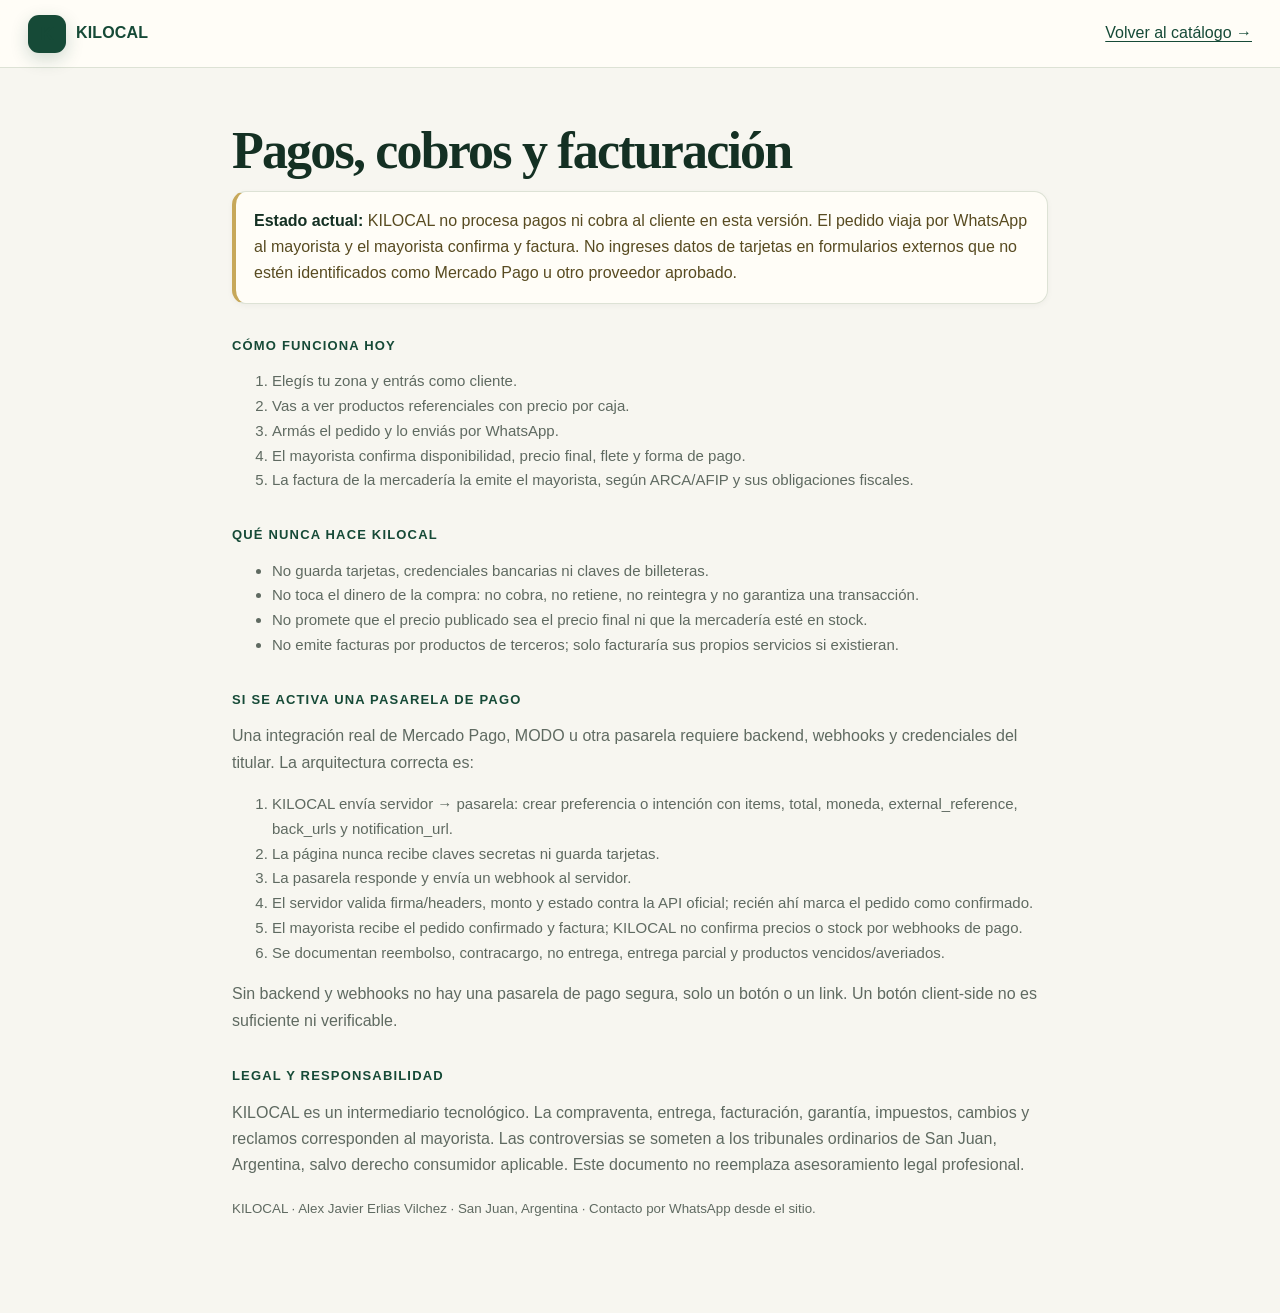
<file: pagos.html>
<!doctype html><html lang="es"><head><meta charset="utf-8"><meta name="viewport" content="width=device-width,initial-scale=1"><title>KILOCAL — Pagos, cobros y facturación</title><meta name="description" content="Cómo se pagan los pedidos en KILOCAL y cuáles son las reglas si se activa una pasarela de pago."><link rel="stylesheet" href="legal.css"></head><body><header><a class="brand" href="https://alex451-bip.github.io/kilocal/"><span class="brand-mark" aria-hidden="true">K</span><span>KILO<span>CAL</span></span></a><a href="https://alex451-bip.github.io/kilocal/">Volver al catálogo →</a></header><main><h1>Pagos, cobros y facturación</h1><div class="notice"><strong>Estado actual:</strong> KILOCAL no procesa pagos ni cobra al cliente en esta versión. El pedido viaja por WhatsApp al mayorista y el mayorista confirma y factura. No ingreses datos de tarjetas en formularios externos que no estén identificados como Mercado Pago u otro proveedor aprobado.</div>
<h2>Cómo funciona hoy</h2><ol><li>Elegís tu zona y entrás como cliente.</li><li>Vas a ver productos referenciales con precio por caja.</li><li>Armás el pedido y lo enviás por WhatsApp.</li><li>El mayorista confirma disponibilidad, precio final, flete y forma de pago.</li><li>La factura de la mercadería la emite el mayorista, según ARCA/AFIP y sus obligaciones fiscales.</li></ol>
<h2>Qué nunca hace KILOCAL</h2><ul><li>No guarda tarjetas, credenciales bancarias ni claves de billeteras.</li><li>No toca el dinero de la compra: no cobra, no retiene, no reintegra y no garantiza una transacción.</li><li>No promete que el precio publicado sea el precio final ni que la mercadería esté en stock.</li><li>No emite facturas por productos de terceros; solo facturaría sus propios servicios si existieran.</li></ul>
<h2>Si se activa una pasarela de pago</h2><p>Una integración real de Mercado Pago, MODO u otra pasarela requiere backend, webhooks y credenciales del titular. La arquitectura correcta es:</p><ol><li>KILOCAL envía servidor → pasarela: crear preferencia o intención con items, total, moneda, external_reference, back_urls y notification_url.</li><li>La página nunca recibe claves secretas ni guarda tarjetas.</li><li>La pasarela responde y envía un webhook al servidor.</li><li>El servidor valida firma/headers, monto y estado contra la API oficial; recién ahí marca el pedido como confirmado.</li><li>El mayorista recibe el pedido confirmado y factura; KILOCAL no confirma precios o stock por webhooks de pago.</li><li>Se documentan reembolso, contracargo, no entrega, entrega parcial y productos vencidos/averiados.</li></ol>
<p>Sin backend y webhooks no hay una pasarela de pago segura, solo un botón o un link. Un botón client-side no es suficiente ni verificable.</p>
<h2>Legal y responsabilidad</h2><p>KILOCAL es un intermediario tecnológico. La compraventa, entrega, facturación, garantía, impuestos, cambios y reclamos corresponden al mayorista. Las controversias se someten a los tribunales ordinarios de San Juan, Argentina, salvo derecho consumidor aplicable. Este documento no reemplaza asesoramiento legal profesional.</p>
<p><small>KILOCAL · Alex Javier Erlias Vilchez · San Juan, Argentina · Contacto por WhatsApp desde el sitio.</small></p></main></body></html>
</file>
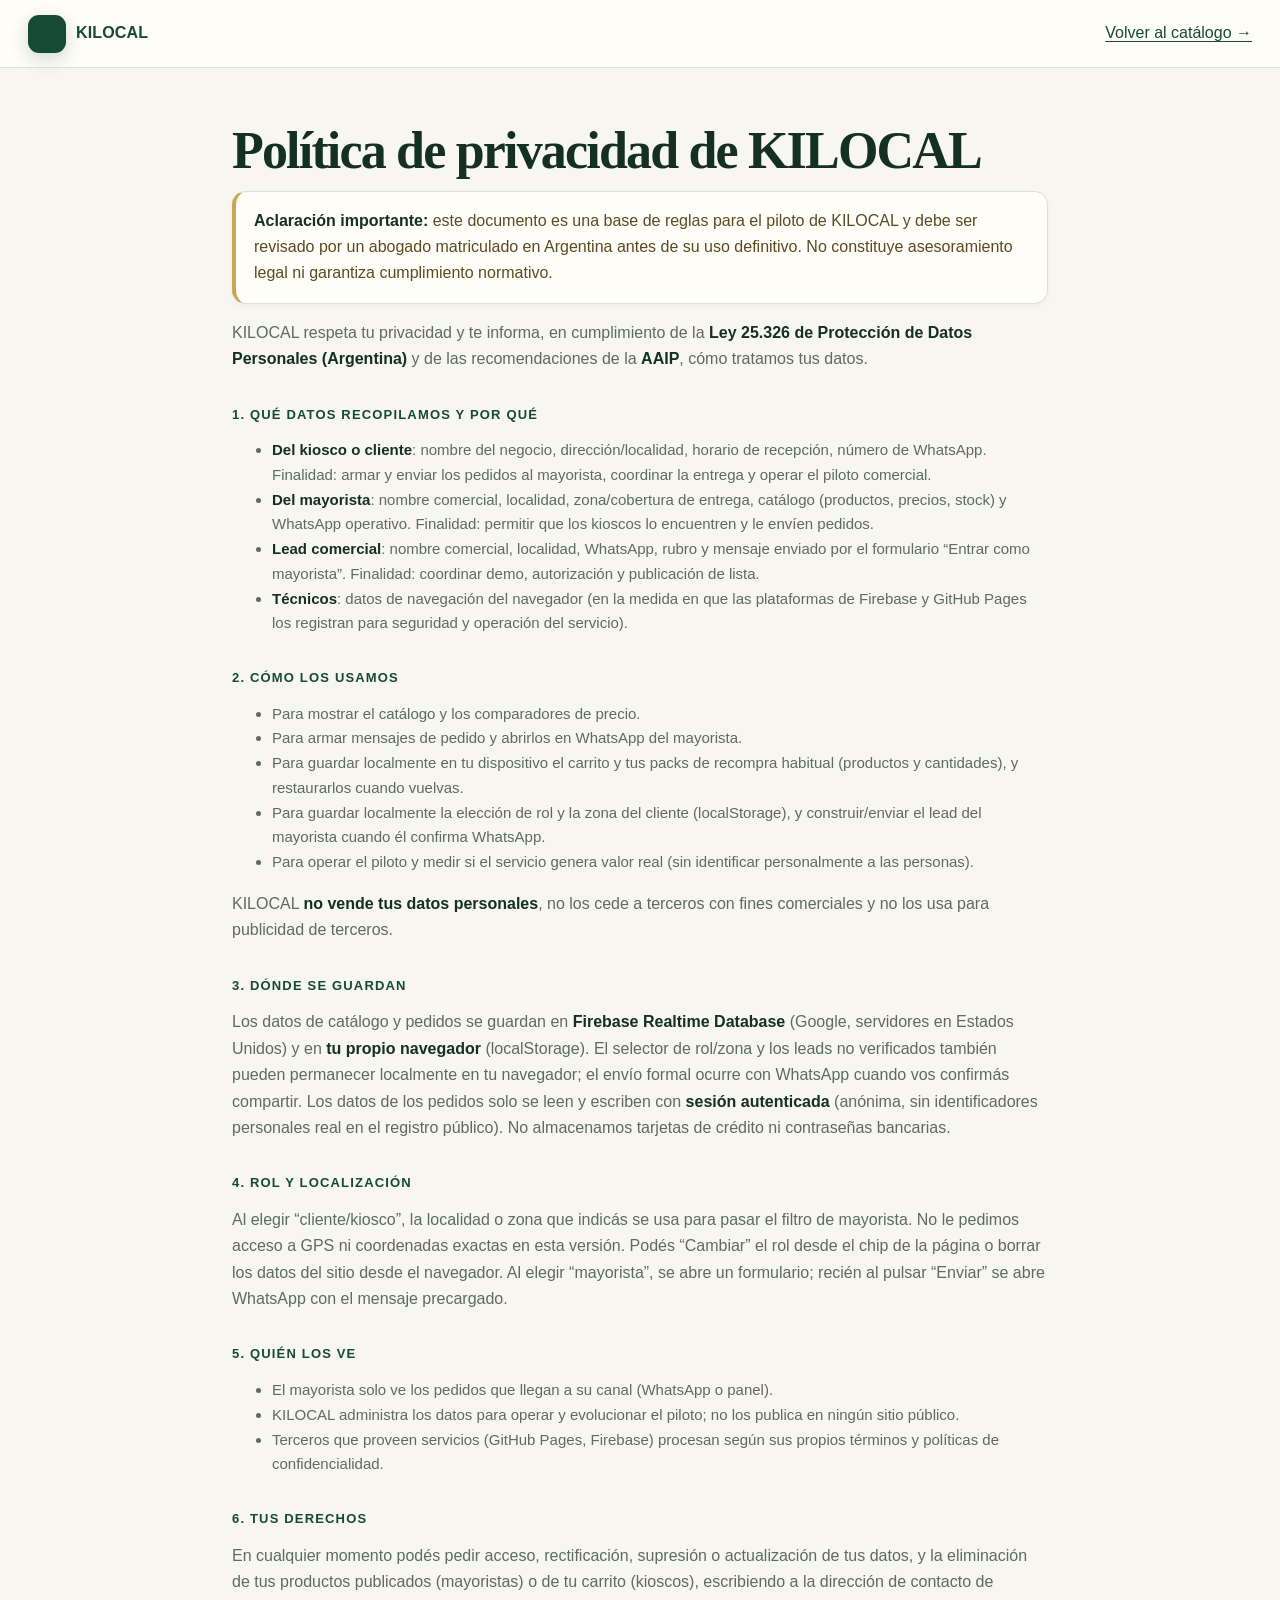
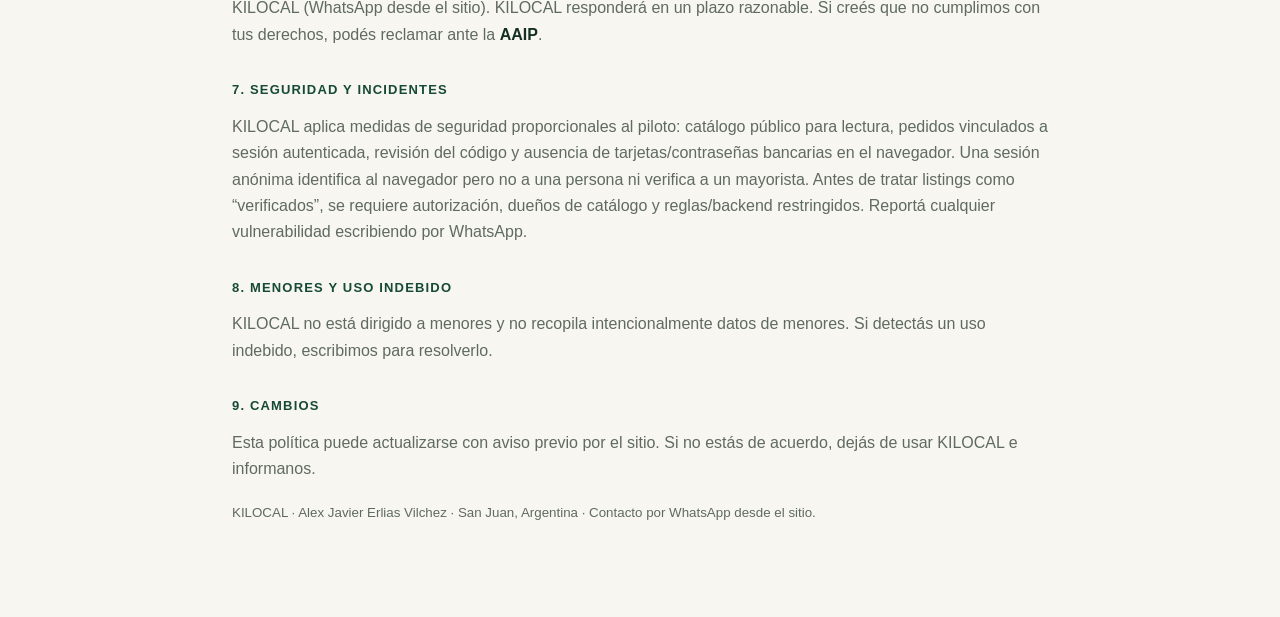
<file: privacidad.html>
<!doctype html>
<html lang="es">
<head>
<meta charset="utf-8">
<meta name="viewport" content="width=device-width, initial-scale=1">
<meta name="theme-color" content="#F7F6F0">
<link rel="icon" href="data:image/svg+xml,%3Csvg xmlns=%27http://www.w3.org/2000/svg%27 viewBox=%270 0 64 64%27%3E%3Crect width=%2764%27 height=%2764%27 rx=%2714%27 fill=%27%23164A37%27/%3E%3Cpath fill=%27none%27 d=%27M18 18L32 46 46 18%27 stroke=%27%23FFFDF7%27 stroke-width=%276%27 stroke-linecap=%27round%27 stroke-linejoin=%27round%27/%3E%3C/svg%3E">
<title>KILOCAL — Política de privacidad</title>
<meta name="description" content="Cómo KILOCAL trata tus datos personales: finalidades, conservación y derechos (Ley 25.326, Argentina).">
<link rel="stylesheet" href="legal.css">
</head>
<body>
<header><a class="brand" href="https://alex451-bip.github.io/kilocal/"><span class="brand-mark" aria-hidden="true">K</span><span>KILO<span>CAL</span></span></a><a href="https://alex451-bip.github.io/kilocal/">Volver al catálogo →</a></header>
<main>
  <h1>Política de privacidad de KILOCAL</h1>
  <div class="notice"><strong>Aclaración importante:</strong> este documento es una base de reglas para el piloto de KILOCAL y debe ser revisado por un abogado matriculado en Argentina antes de su uso definitivo. No constituye asesoramiento legal ni garantiza cumplimiento normativo.</div>
  <p>KILOCAL respeta tu privacidad y te informa, en cumplimiento de la <strong>Ley 25.326 de Protección de Datos Personales (Argentina)</strong> y de las recomendaciones de la <strong>AAIP</strong>, cómo tratamos tus datos.</p>

  <h2>1. Qué datos recopilamos y por qué</h2>
  <ul>
    <li><strong>Del kiosco o cliente</strong>: nombre del negocio, dirección/localidad, horario de recepción, número de WhatsApp. Finalidad: armar y enviar los pedidos al mayorista, coordinar la entrega y operar el piloto comercial.</li>
    <li><strong>Del mayorista</strong>: nombre comercial, localidad, zona/cobertura de entrega, catálogo (productos, precios, stock) y WhatsApp operativo. Finalidad: permitir que los kioscos lo encuentren y le envíen pedidos.</li>
    <li><strong>Lead comercial</strong>: nombre comercial, localidad, WhatsApp, rubro y mensaje enviado por el formulario “Entrar como mayorista”. Finalidad: coordinar demo, autorización y publicación de lista.</li>
    <li><strong>Técnicos</strong>: datos de navegación del navegador (en la medida en que las plataformas de Firebase y GitHub Pages los registran para seguridad y operación del servicio).</li>
  </ul>

  <h2>2. Cómo los usamos</h2>
  <ul>
    <li>Para mostrar el catálogo y los comparadores de precio.</li>
    <li>Para armar mensajes de pedido y abrirlos en WhatsApp del mayorista.</li>
    <li>Para guardar localmente en tu dispositivo el carrito y tus packs de recompra habitual (productos y cantidades), y restaurarlos cuando vuelvas.</li>
    <li>Para guardar localmente la elección de rol y la zona del cliente (localStorage), y construir/enviar el lead del mayorista cuando él confirma WhatsApp.</li>
    <li>Para operar el piloto y medir si el servicio genera valor real (sin identificar personalmente a las personas).</li>
  </ul>
  <p>KILOCAL <strong>no vende tus datos personales</strong>, no los cede a terceros con fines comerciales y no los usa para publicidad de terceros.</p>

  <h2>3. Dónde se guardan</h2>
  <p>Los datos de catálogo y pedidos se guardan en <strong>Firebase Realtime Database</strong> (Google, servidores en Estados Unidos) y en <strong>tu propio navegador</strong> (localStorage). El selector de rol/zona y los leads no verificados también pueden permanecer localmente en tu navegador; el envío formal ocurre con WhatsApp cuando vos confirmás compartir. Los datos de los pedidos solo se leen y escriben con <strong>sesión autenticada</strong> (anónima, sin identificadores personales real en el registro público). No almacenamos tarjetas de crédito ni contraseñas bancarias.</p>

  <h2>4. Rol y localización</h2>
  <p>Al elegir “cliente/kiosco”, la localidad o zona que indicás se usa para pasar el filtro de mayorista. No le pedimos acceso a GPS ni coordenadas exactas en esta versión. Podés “Cambiar” el rol desde el chip de la página o borrar los datos del sitio desde el navegador. Al elegir “mayorista”, se abre un formulario; recién al pulsar “Enviar” se abre WhatsApp con el mensaje precargado.</p>

  <h2>5. Quién los ve</h2>
  <ul>
    <li>El mayorista solo ve los pedidos que llegan a su canal (WhatsApp o panel).</li>
    <li>KILOCAL administra los datos para operar y evolucionar el piloto; no los publica en ningún sitio público.</li>
    <li>Terceros que proveen servicios (GitHub Pages, Firebase) procesan según sus propios términos y políticas de confidencialidad.</li>
  </ul>

  <h2>6. Tus derechos</h2>
  <p>En cualquier momento podés pedir acceso, rectificación, supresión o actualización de tus datos, y la eliminación de tus productos publicados (mayoristas) o de tu carrito (kioscos), escribiendo a la dirección de contacto de KILOCAL (WhatsApp desde el sitio). KILOCAL responderá en un plazo razonable. Si creés que no cumplimos con tus derechos, podés reclamar ante la <strong>AAIP</strong>.</p>

  <h2>7. Seguridad y incidentes</h2>
  <p>KILOCAL aplica medidas de seguridad proporcionales al piloto: catálogo público para lectura, pedidos vinculados a sesión autenticada, revisión del código y ausencia de tarjetas/contraseñas bancarias en el navegador. Una sesión anónima identifica al navegador pero no a una persona ni verifica a un mayorista. Antes de tratar listings como “verificados”, se requiere autorización, dueños de catálogo y reglas/backend restringidos. Reportá cualquier vulnerabilidad escribiendo por WhatsApp.</p>

  <h2>8. Menores y uso indebido</h2>
  <p>KILOCAL no está dirigido a menores y no recopila intencionalmente datos de menores. Si detectás un uso indebido, escribimos para resolverlo.</p>

  <h2>9. Cambios</h2>
  <p>Esta política puede actualizarse con aviso previo por el sitio. Si no estás de acuerdo, dejás de usar KILOCAL e informanos.</p>

  <p><small>KILOCAL · Alex Javier Erlias Vilchez · San Juan, Argentina · Contacto por WhatsApp desde el sitio.</small></p>
</main>
</body>
</html>
</file>
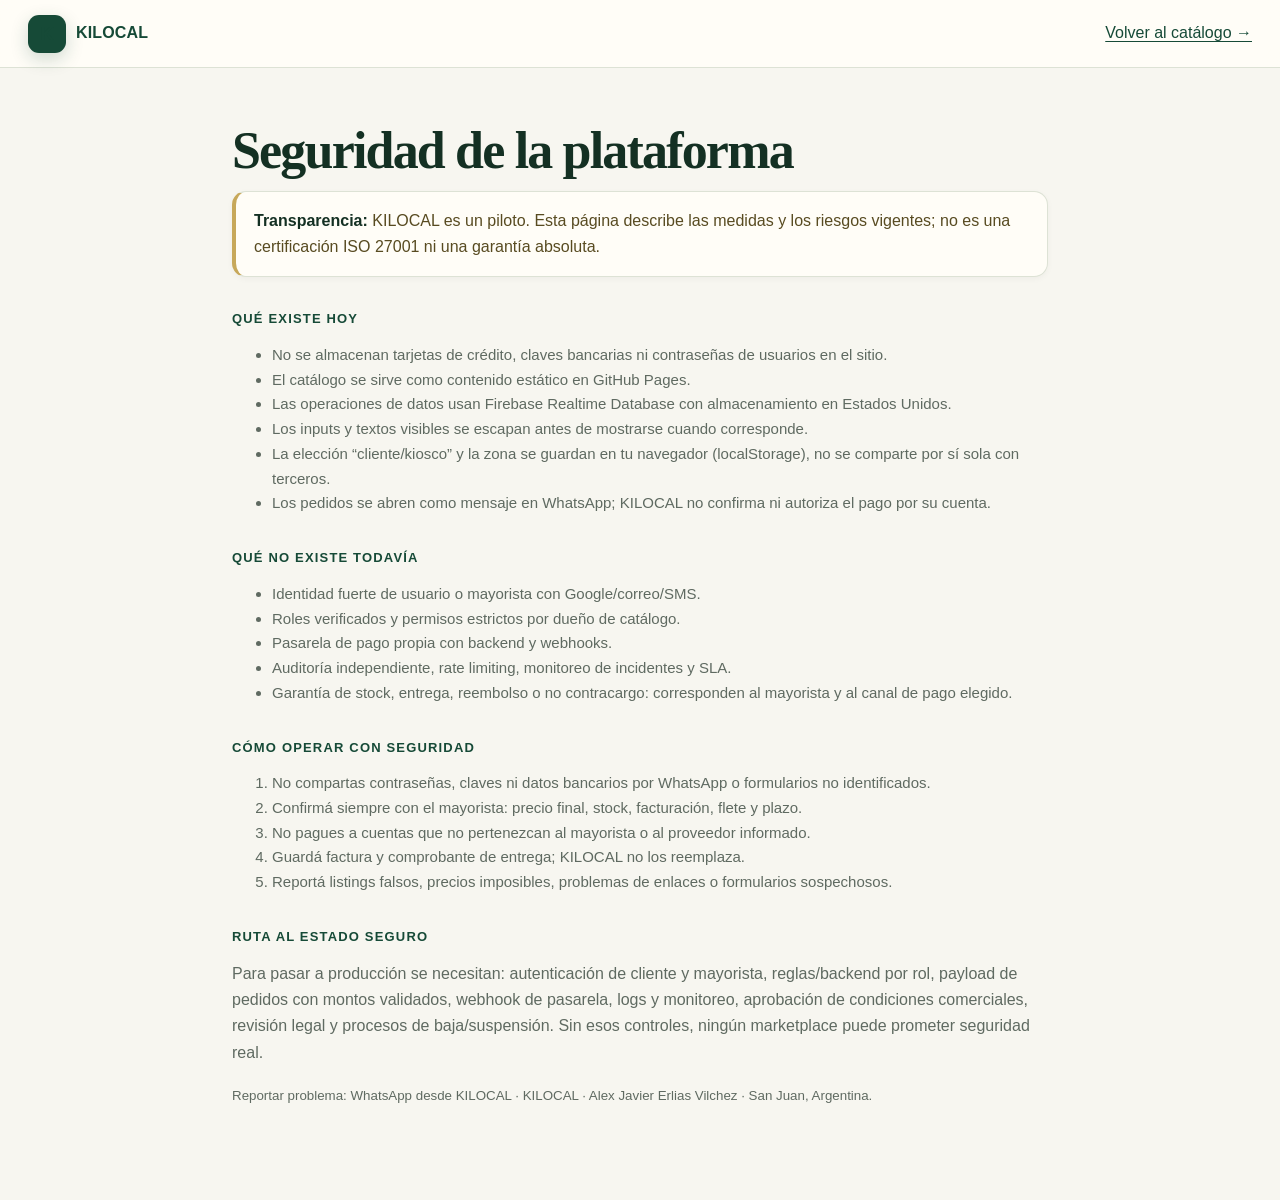
<file: seguridad.html>
<!doctype html><html lang="es"><head><meta charset="utf-8"><meta name="viewport" content="width=device-width,initial-scale=1"><title>KILOCAL — Seguridad de la plataforma</title><meta name="description" content="Qué seguridad tiene KILOCAL hoy, qué riesgos quedan y cómo reportar un problema."><link rel="stylesheet" href="legal.css"></head><body><header><a class="brand" href="https://alex451-bip.github.io/kilocal/"><span class="brand-mark" aria-hidden="true">K</span><span>KILO<span>CAL</span></span></a><a href="https://alex451-bip.github.io/kilocal/">Volver al catálogo →</a></header><main><h1>Seguridad de la plataforma</h1><div class="notice"><strong>Transparencia:</strong> KILOCAL es un piloto. Esta página describe las medidas y los riesgos vigentes; no es una certificación ISO 27001 ni una garantía absoluta.</div>
<h2>Qué existe hoy</h2><ul><li>No se almacenan tarjetas de crédito, claves bancarias ni contraseñas de usuarios en el sitio.</li><li>El catálogo se sirve como contenido estático en GitHub Pages.</li><li>Las operaciones de datos usan Firebase Realtime Database con almacenamiento en Estados Unidos.</li><li>Los inputs y textos visibles se escapan antes de mostrarse cuando corresponde.</li><li>La elección “cliente/kiosco” y la zona se guardan en tu navegador (localStorage), no se comparte por sí sola con terceros.</li><li>Los pedidos se abren como mensaje en WhatsApp; KILOCAL no confirma ni autoriza el pago por su cuenta.</li></ul>
<h2>Qué NO existe todavía</h2><ul><li>Identidad fuerte de usuario o mayorista con Google/correo/SMS.</li><li>Roles verificados y permisos estrictos por dueño de catálogo.</li><li>Pasarela de pago propia con backend y webhooks.</li><li>Auditoría independiente, rate limiting, monitoreo de incidentes y SLA.</li><li>Garantía de stock, entrega, reembolso o no contracargo: corresponden al mayorista y al canal de pago elegido.</li></ul>
<h2>Cómo operar con seguridad</h2><ol><li>No compartas contraseñas, claves ni datos bancarios por WhatsApp o formularios no identificados.</li><li>Confirmá siempre con el mayorista: precio final, stock, facturación, flete y plazo.</li><li>No pagues a cuentas que no pertenezcan al mayorista o al proveedor informado.</li><li>Guardá factura y comprobante de entrega; KILOCAL no los reemplaza.</li><li>Reportá listings falsos, precios imposibles, problemas de enlaces o formularios sospechosos.</li></ol>
<h2>Ruta al estado seguro</h2><p>Para pasar a producción se necesitan: autenticación de cliente y mayorista, reglas/backend por rol, payload de pedidos con montos validados, webhook de pasarela, logs y monitoreo, aprobación de condiciones comerciales, revisión legal y procesos de baja/suspensión. Sin esos controles, ningún marketplace puede prometer seguridad real.</p>
<p><small>Reportar problema: WhatsApp desde KILOCAL · KILOCAL · Alex Javier Erlias Vilchez · San Juan, Argentina.</small></p></main></body></html>
</file>
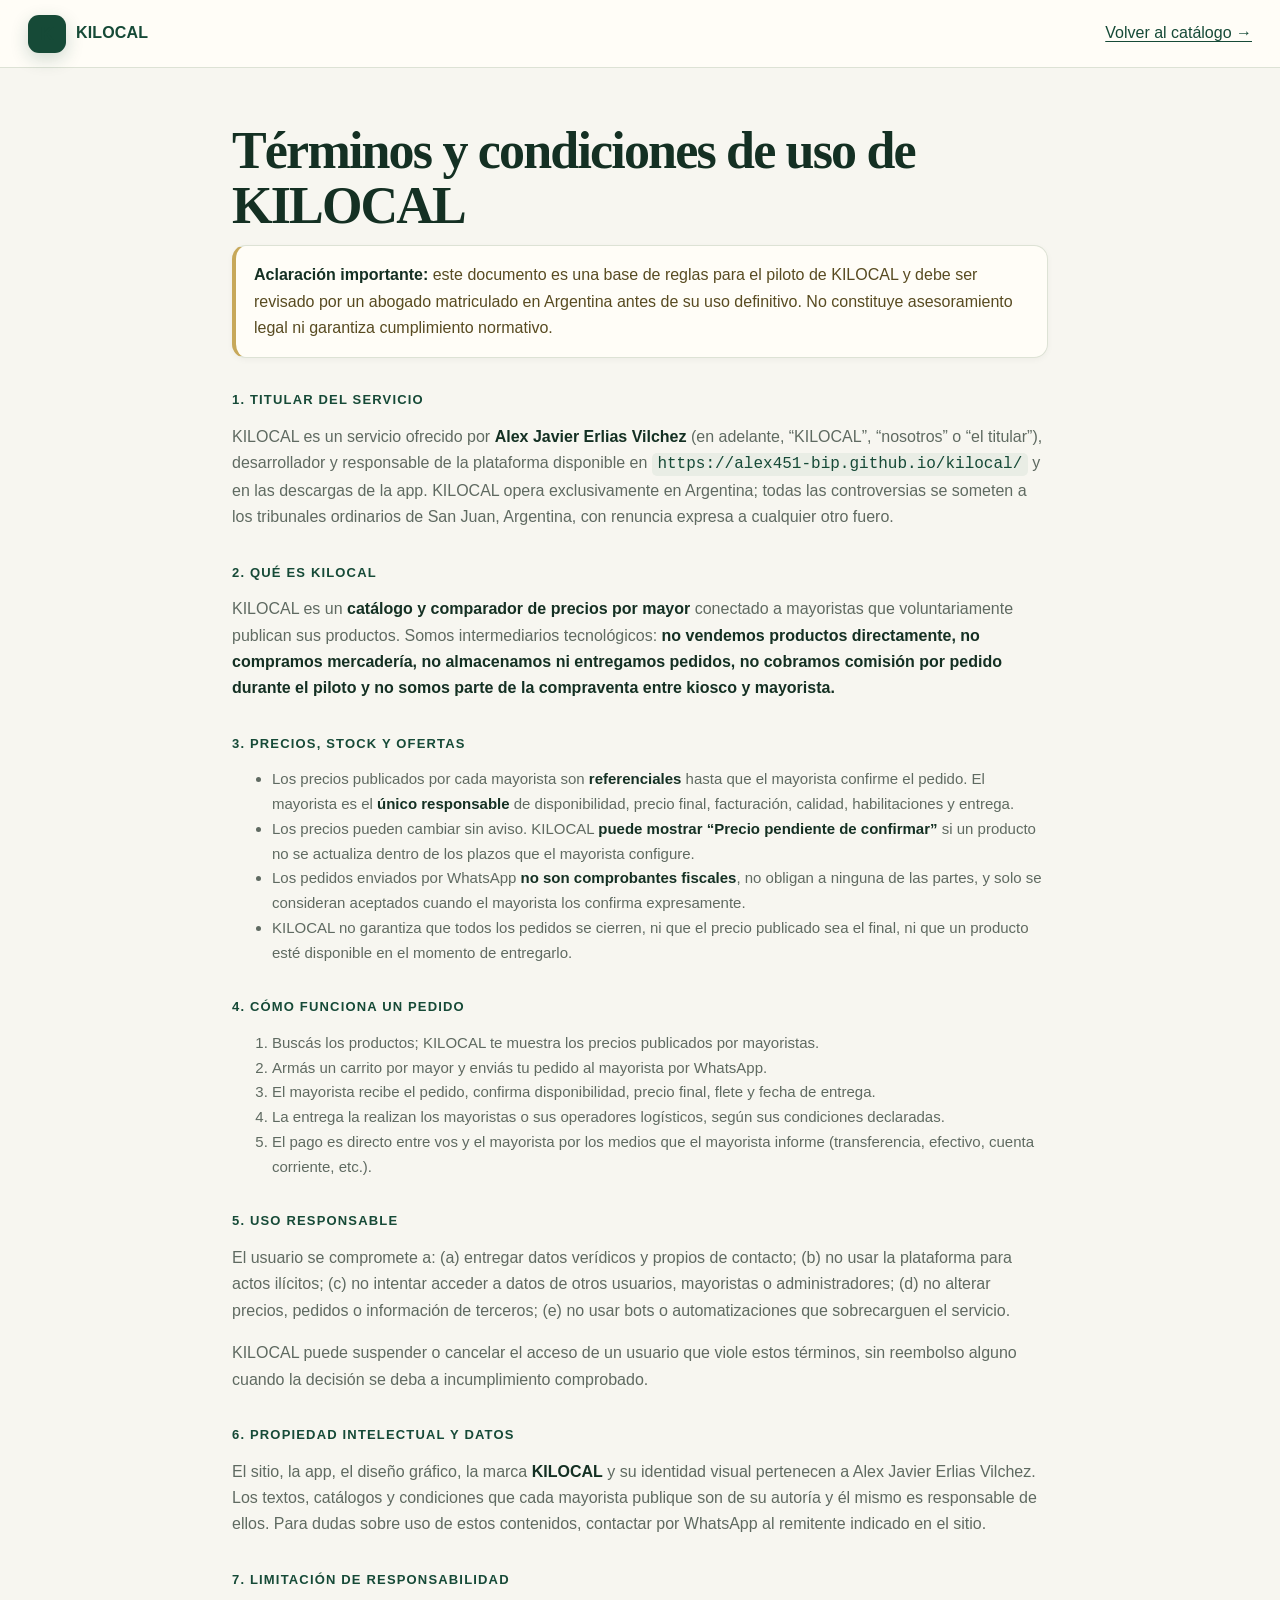
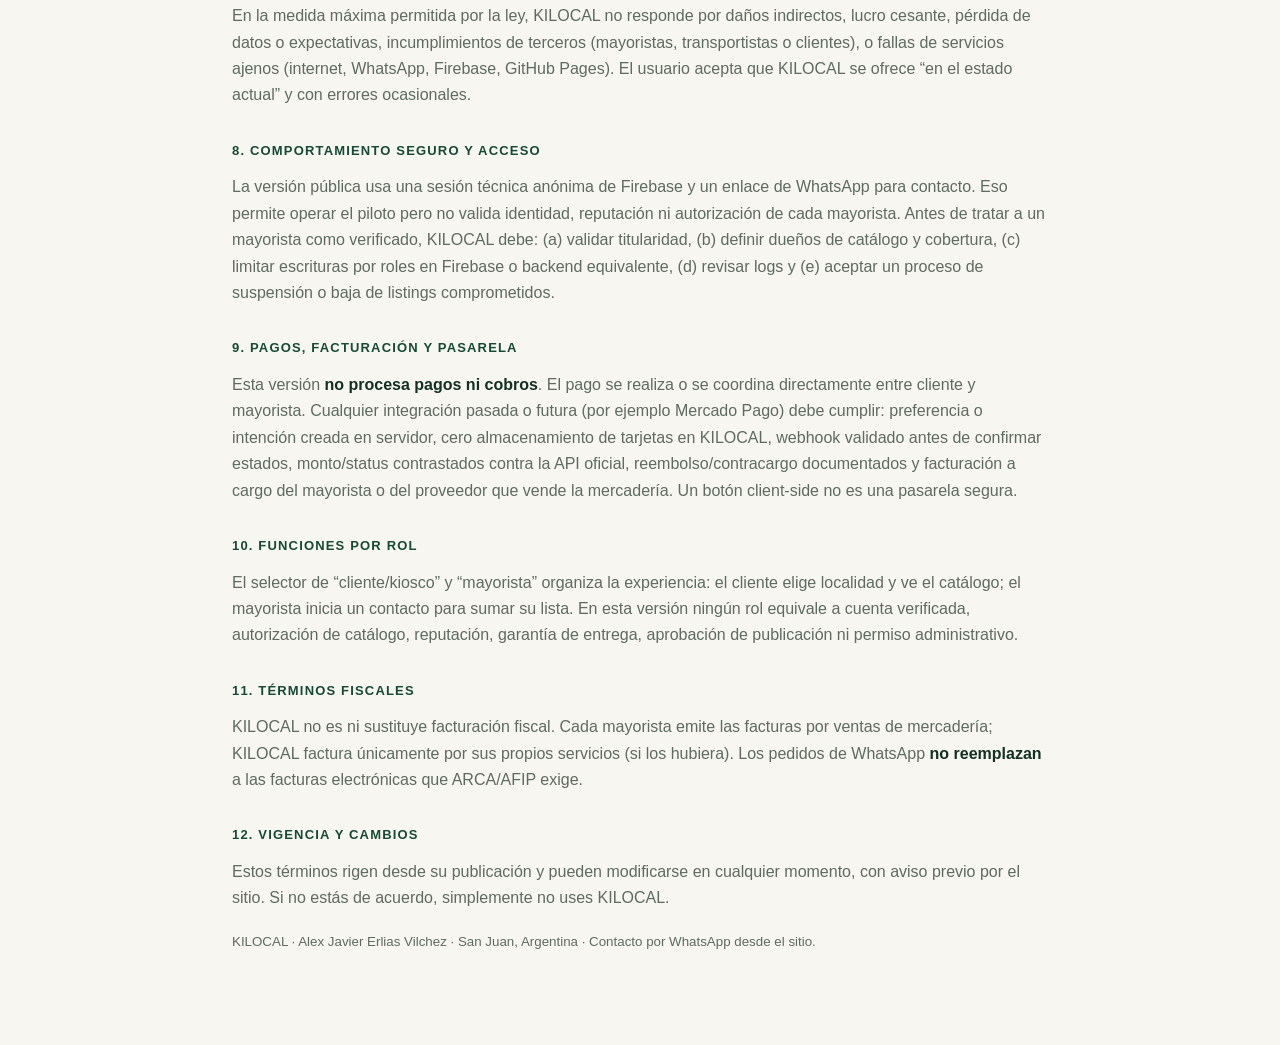
<file: terminos.html>
<!doctype html>
<html lang="es">
<head>
<meta charset="utf-8">
<meta name="viewport" content="width=device-width, initial-scale=1">
<meta name="theme-color" content="#F7F6F0">
<link rel="icon" href="data:image/svg+xml,%3Csvg xmlns=%27http://www.w3.org/2000/svg%27 viewBox=%270 0 64 64%27%3E%3Crect width=%2764%27 height=%2764%27 rx=%2714%27 fill=%27%23164A37%27/%3E%3Cpath fill=%27none%27 d=%27M18 18L32 46 46 18%27 stroke=%27%23FFFDF7%27 stroke-width=%276%27 stroke-linecap=%27round%27 stroke-linejoin=%27round%27/%3E%3C/svg%3E">
<title>KILOCAL — Términos y condiciones de uso</title>
<meta name="description" content="Términos y condiciones del uso de KILOCAL, marketplace mayorista para kioscos y almacenes en Argentina.">
<link rel="stylesheet" href="legal.css">
</head>
<body>
<header><a class="brand" href="https://alex451-bip.github.io/kilocal/"><span class="brand-mark" aria-hidden="true">K</span><span>KILO<span>CAL</span></span></a><a href="https://alex451-bip.github.io/kilocal/">Volver al catálogo →</a></header>
<main>
  <h1>Términos y condiciones de uso de KILOCAL</h1>
  <div class="notice"><strong>Aclaración importante:</strong> este documento es una base de reglas para el piloto de KILOCAL y debe ser revisado por un abogado matriculado en Argentina antes de su uso definitivo. No constituye asesoramiento legal ni garantiza cumplimiento normativo.</div>

  <h2>1. Titular del servicio</h2>
  <p>KILOCAL es un servicio ofrecido por <strong>Alex Javier Erlias Vilchez</strong> (en adelante, “KILOCAL”, “nosotros” o “el titular”), desarrollador y responsable de la plataforma disponible en <code>https://alex451-bip.github.io/kilocal/</code> y en las descargas de la app. KILOCAL opera exclusivamente en Argentina; todas las controversias se someten a los tribunales ordinarios de San Juan, Argentina, con renuncia expresa a cualquier otro fuero.</p>

  <h2>2. Qué es KILOCAL</h2>
  <p>KILOCAL es un <strong>catálogo y comparador de precios por mayor</strong> conectado a mayoristas que voluntariamente publican sus productos. Somos intermediarios tecnológicos: <strong>no vendemos productos directamente, no compramos mercadería, no almacenamos ni entregamos pedidos, no cobramos comisión por pedido durante el piloto y no somos parte de la compraventa entre kiosco y mayorista.</strong></p>

  <h2>3. Precios, stock y ofertas</h2>
  <ul>
    <li>Los precios publicados por cada mayorista son <strong>referenciales</strong> hasta que el mayorista confirme el pedido. El mayorista es el <strong>único responsable</strong> de disponibilidad, precio final, facturación, calidad, habilitaciones y entrega.</li>
    <li>Los precios pueden cambiar sin aviso. KILOCAL <strong>puede mostrar “Precio pendiente de confirmar”</strong> si un producto no se actualiza dentro de los plazos que el mayorista configure.</li>
    <li>Los pedidos enviados por WhatsApp <strong>no son comprobantes fiscales</strong>, no obligan a ninguna de las partes, y solo se consideran aceptados cuando el mayorista los confirma expresamente.</li>
    <li>KILOCAL no garantiza que todos los pedidos se cierren, ni que el precio publicado sea el final, ni que un producto esté disponible en el momento de entregarlo.</li>
  </ul>

  <h2>4. Cómo funciona un pedido</h2>
  <ol>
    <li>Buscás los productos; KILOCAL te muestra los precios publicados por mayoristas.</li>
    <li>Armás un carrito por mayor y enviás tu pedido al mayorista por WhatsApp.</li>
    <li>El mayorista recibe el pedido, confirma disponibilidad, precio final, flete y fecha de entrega.</li>
    <li>La entrega la realizan los mayoristas o sus operadores logísticos, según sus condiciones declaradas.</li>
    <li>El pago es directo entre vos y el mayorista por los medios que el mayorista informe (transferencia, efectivo, cuenta corriente, etc.).</li>
  </ol>

  <h2>5. Uso responsable</h2>
  <p>El usuario se compromete a: (a) entregar datos verídicos y propios de contacto; (b) no usar la plataforma para actos ilícitos; (c) no intentar acceder a datos de otros usuarios, mayoristas o administradores; (d) no alterar precios, pedidos o información de terceros; (e) no usar bots o automatizaciones que sobrecarguen el servicio.</p>
  <p>KILOCAL puede suspender o cancelar el acceso de un usuario que viole estos términos, sin reembolso alguno cuando la decisión se deba a incumplimiento comprobado.</p>

  <h2>6. Propiedad intelectual y datos</h2>
  <p>El sitio, la app, el diseño gráfico, la marca <strong>KILOCAL</strong> y su identidad visual pertenecen a Alex Javier Erlias Vilchez. Los textos, catálogos y condiciones que cada mayorista publique son de su autoría y él mismo es responsable de ellos. Para dudas sobre uso de estos contenidos, contactar por WhatsApp al remitente indicado en el sitio.</p>

  <h2>7. Limitación de responsabilidad</h2>
  <p>En la medida máxima permitida por la ley, KILOCAL no responde por daños indirectos, lucro cesante, pérdida de datos o expectativas, incumplimientos de terceros (mayoristas, transportistas o clientes), o fallas de servicios ajenos (internet, WhatsApp, Firebase, GitHub Pages). El usuario acepta que KILOCAL se ofrece “en el estado actual” y con errores ocasionales.</p>

  <h2>8. Comportamiento seguro y acceso</h2>
  <p>La versión pública usa una sesión técnica anónima de Firebase y un enlace de WhatsApp para contacto. Eso permite operar el piloto pero no valida identidad, reputación ni autorización de cada mayorista. Antes de tratar a un mayorista como verificado, KILOCAL debe: (a) validar titularidad, (b) definir dueños de catálogo y cobertura, (c) limitar escrituras por roles en Firebase o backend equivalente, (d) revisar logs y (e) aceptar un proceso de suspensión o baja de listings comprometidos.</p>

  <h2>9. Pagos, facturación y pasarela</h2>
  <p>Esta versión <strong>no procesa pagos ni cobros</strong>. El pago se realiza o se coordina directamente entre cliente y mayorista. Cualquier integración pasada o futura (por ejemplo Mercado Pago) debe cumplir: preferencia o intención creada en servidor, cero almacenamiento de tarjetas en KILOCAL, webhook validado antes de confirmar estados, monto/status contrastados contra la API oficial, reembolso/contracargo documentados y facturación a cargo del mayorista o del proveedor que vende la mercadería. Un botón client-side no es una pasarela segura.</p>

  <h2>10. Funciones por rol</h2>
  <p>El selector de “cliente/kiosco” y “mayorista” organiza la experiencia: el cliente elige localidad y ve el catálogo; el mayorista inicia un contacto para sumar su lista. En esta versión ningún rol equivale a cuenta verificada, autorización de catálogo, reputación, garantía de entrega, aprobación de publicación ni permiso administrativo.</p>

  <h2>11. Términos fiscales</h2>
  <p>KILOCAL no es ni sustituye facturación fiscal. Cada mayorista emite las facturas por ventas de mercadería; KILOCAL factura únicamente por sus propios servicios (si los hubiera). Los pedidos de WhatsApp <strong>no reemplazan</strong> a las facturas electrónicas que ARCA/AFIP exige.</p>

  <h2>12. Vigencia y cambios</h2>
  <p>Estos términos rigen desde su publicación y pueden modificarse en cualquier momento, con aviso previo por el sitio. Si no estás de acuerdo, simplemente no uses KILOCAL.</p>

  <p><small>KILOCAL · Alex Javier Erlias Vilchez · San Juan, Argentina · Contacto por WhatsApp desde el sitio.</small></p>
</main>
</body>
</html>
</file>
<file: legal.css>
:root{--bg:#F7F6F0;--paper:#FFFDF7;--sage:#E9EDE5;--ink:#143023;--muted:#5F6A61;--line:#DDE2D5;--deep:#164A37;--deep2:#0E3324;--gold:#C7A85A;--ok:#164A37}*{box-sizing:border-box}body{margin:0;background:var(--bg);color:var(--ink);font:16px/1.65 "DM Sans",Aptos,Segoe UI,sans-serif}a{color:var(--deep);text-underline-offset:3px}header{height:68px;padding:0 28px;display:flex;align-items:center;justify-content:space-between;gap:18px;background:rgba(255,253,247,.94);backdrop-filter:blur(12px);border-bottom:1px solid var(--line);position:sticky;top:0;z-index:10}.brand{display:flex;align-items:center;gap:10px;text-decoration:none;color:var(--ink);font-weight:900;letter-spacing:.01em}.brand span{color:var(--deep)}.brand-mark{width:38px;height:38px;display:grid;place-items:center;border-radius:11px;background:var(--deep);color:#FFFDF7;font-size:19px;box-shadow:0 6px 18px rgba(22,74,55,.2)}main{max-width:860px;margin:0 auto;padding:56px 22px 76px}h1{max-width:780px;margin:0 0 12px;font:600 clamp(34px,5vw,52px)/1.05 Fraunces,Georgia,serif;letter-spacing:-.035em;color:var(--ink)}h2{margin:34px 0 12px;color:var(--deep);font:800 13px/1.2 "DM Sans",Arial,sans-serif;letter-spacing:.09em;text-transform:uppercase}.lede{max-width:720px;color:var(--muted);font-size:18px;line-height:1.55}.notice,.card{background:var(--paper);border:1px solid var(--line);border-radius:14px;padding:16px 18px;box-shadow:0 2px 6px rgba(17,36,26,.04)}.notice{border-left:4px solid var(--gold);color:#584b21}li{font-size:15px}p,li{color:var(--muted)}strong,b{color:var(--ink)}code{padding:.15em .35em;border-radius:5px;background:var(--sage);color:var(--deep)}footer{border-top:1px solid var(--line);padding:22px 28px;color:var(--muted);font-size:13px;text-align:right}@media(max-width:640px){header{height:auto;min-height:64px;padding:12px 16px;flex-wrap:wrap}main{padding:32px 16px 56px}header a{font-size:13px}footer{text-align:left}}@media(prefers-reduced-motion:reduce){*{scroll-behavior:auto!important;transition:none!important}}
</file>
